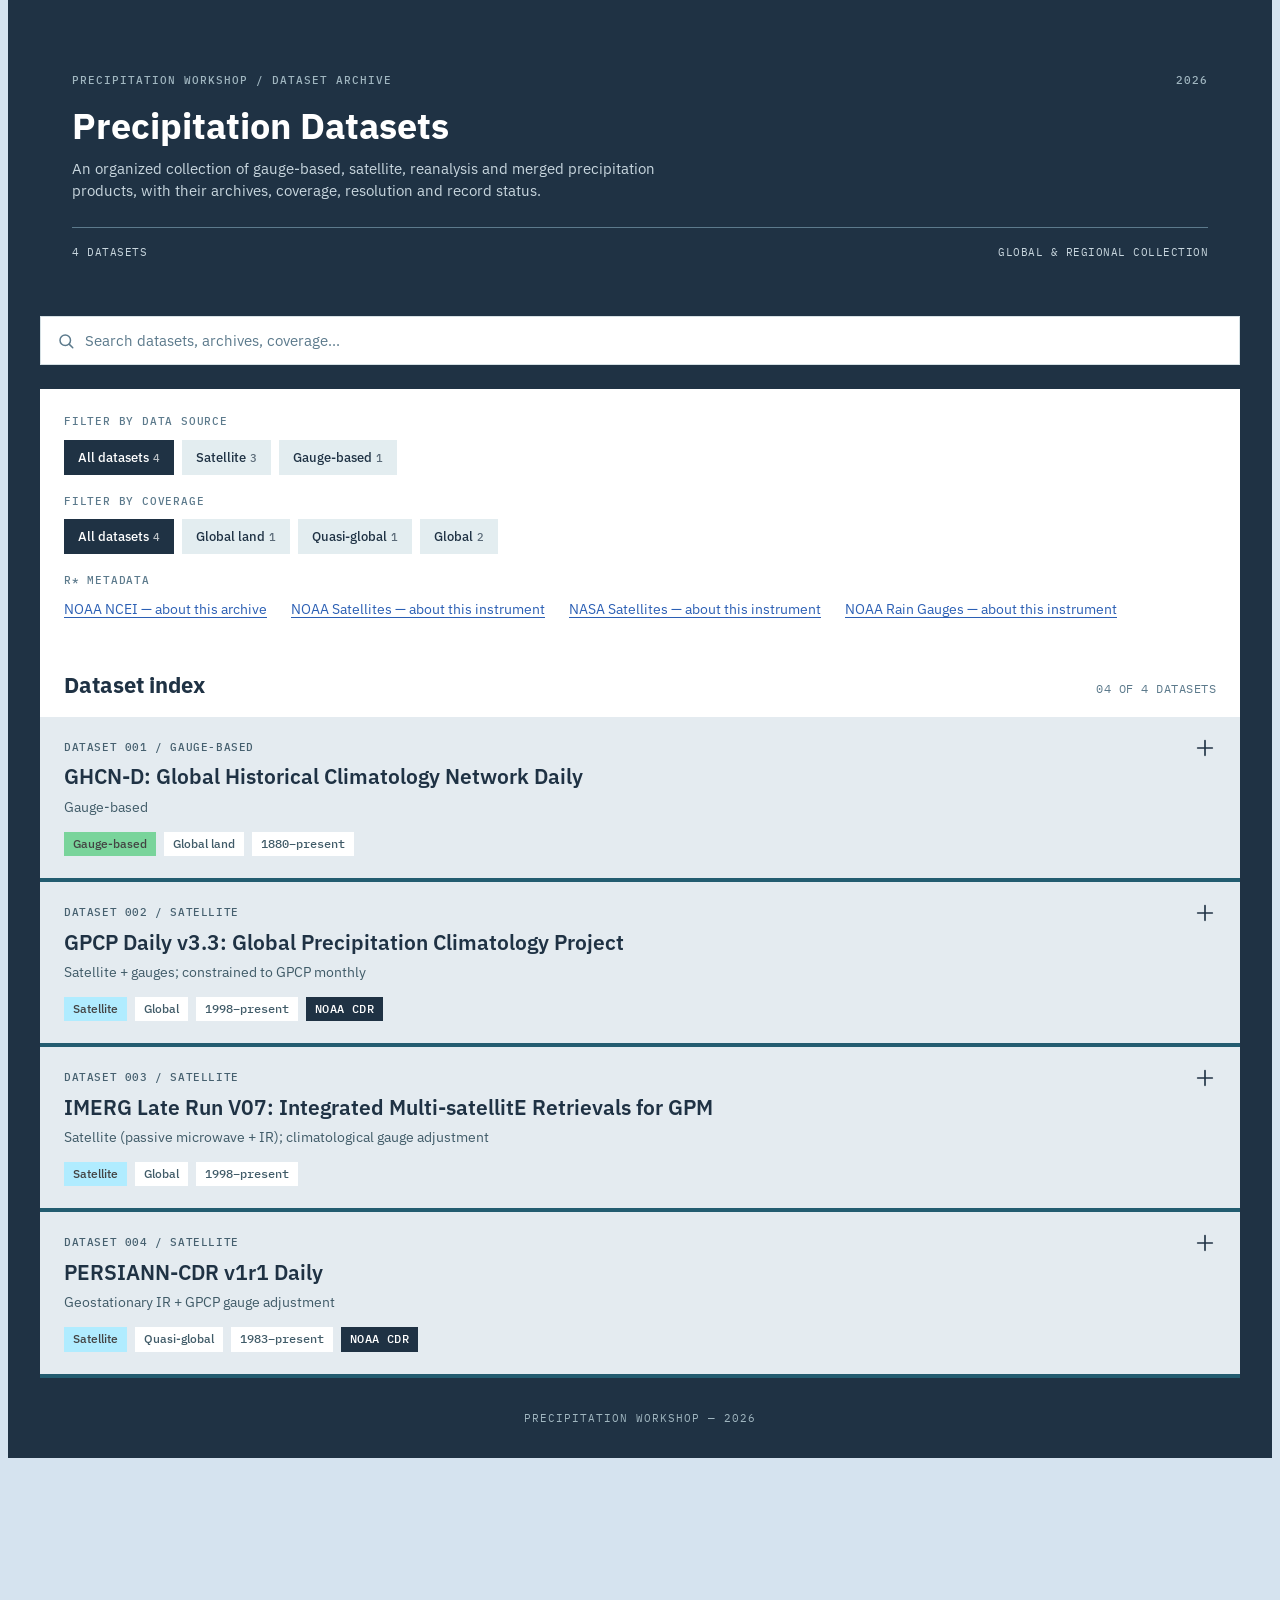
<file: app/index.html>
<!DOCTYPE html>
<html lang="en">
<head>
  <meta charset="UTF-8">
  <meta name="viewport" content="width=device-width, initial-scale=1.0">
  <title>Precipitation Workshop Datasets</title>
  <link rel="stylesheet" href="styles.css">
</head>

<body>

<main class="dashboard">

  <!-- HEADER -->
  <header class="dashboard-header">
    <div class="header-top">
      <span class="header-label">Precipitation workshop / Dataset archive</span>
      <span class="header-label">2026</span>
    </div>

    <h1 class="dashboard-title">Precipitation Datasets</h1>

    <p class="dashboard-description">
      An organized collection of gauge-based, satellite, reanalysis and merged
      precipitation products, with their archives, coverage, resolution and
      record status.
    </p>

    <div class="header-divider"></div>

    <div class="header-meta">
      <span id="totalCount">— DATASETS</span>
      <span>GLOBAL &amp; REGIONAL COLLECTION</span>
    </div>
  </header>

  <!-- SEARCH -->
  <div class="search-container">
    <svg class="search-icon" viewBox="0 0 24 24" aria-hidden="true">
      <circle cx="11" cy="11" r="7" />
      <line x1="16.5" y1="16.5" x2="21" y2="21" />
    </svg>
    <label for="searchInput" class="visually-hidden">Search datasets</label>
    <input
      type="search"
      id="searchInput"
      class="search-input"
      placeholder="Search datasets, archives, coverage..."
      autocomplete="off"
    >
  </div>

  <!-- WHITE PANEL: filters + dataset index -->
  <div class="content-panel">

  <!-- FILTERS (buttons are built from the data in app.js) -->
  <section class="filter-section" aria-label="Filters">
    <div class="filter-group">
      <h2 class="filter-heading" id="categoryHeading">Filter by data source</h2>
      <div class="filter-buttons" id="categoryFilters"
           role="group" aria-labelledby="categoryHeading"></div>
    </div>

    <div class="filter-group">
      <h2 class="filter-heading" id="coverageHeading">Filter by coverage</h2>
      <div class="filter-buttons" id="coverageFilters"
           role="group" aria-labelledby="coverageHeading"></div>
    </div>

    <!-- Links to the archive pages (built from data/archives.json in app.js) -->
    <div class="filter-group" id="rstarGroup" hidden>
      <h2 class="filter-heading" id="rstarHeading">R* metadata</h2>
      <ul class="rstar-links" id="rstarLinks" aria-labelledby="rstarHeading"></ul>
    </div>
  </section>

  <!-- DATASET INDEX -->
  <section aria-labelledby="indexHeading">
    <div class="dataset-index-heading">
      <h2 id="indexHeading">Dataset index</h2>
      <span class="dataset-count" id="datasetCount" aria-live="polite"></span>
    </div>

    <div class="dataset-list" id="datasetList">
      <p class="status-message">Loading datasets…</p>
    </div>
  </section>

  </div>

  <footer class="dashboard-footer">
    PRECIPITATION WORKSHOP — 2026
  </footer>

</main>

<script src="shared.js"></script>
<script src="app.js"></script>

</body>
</html>
</file>
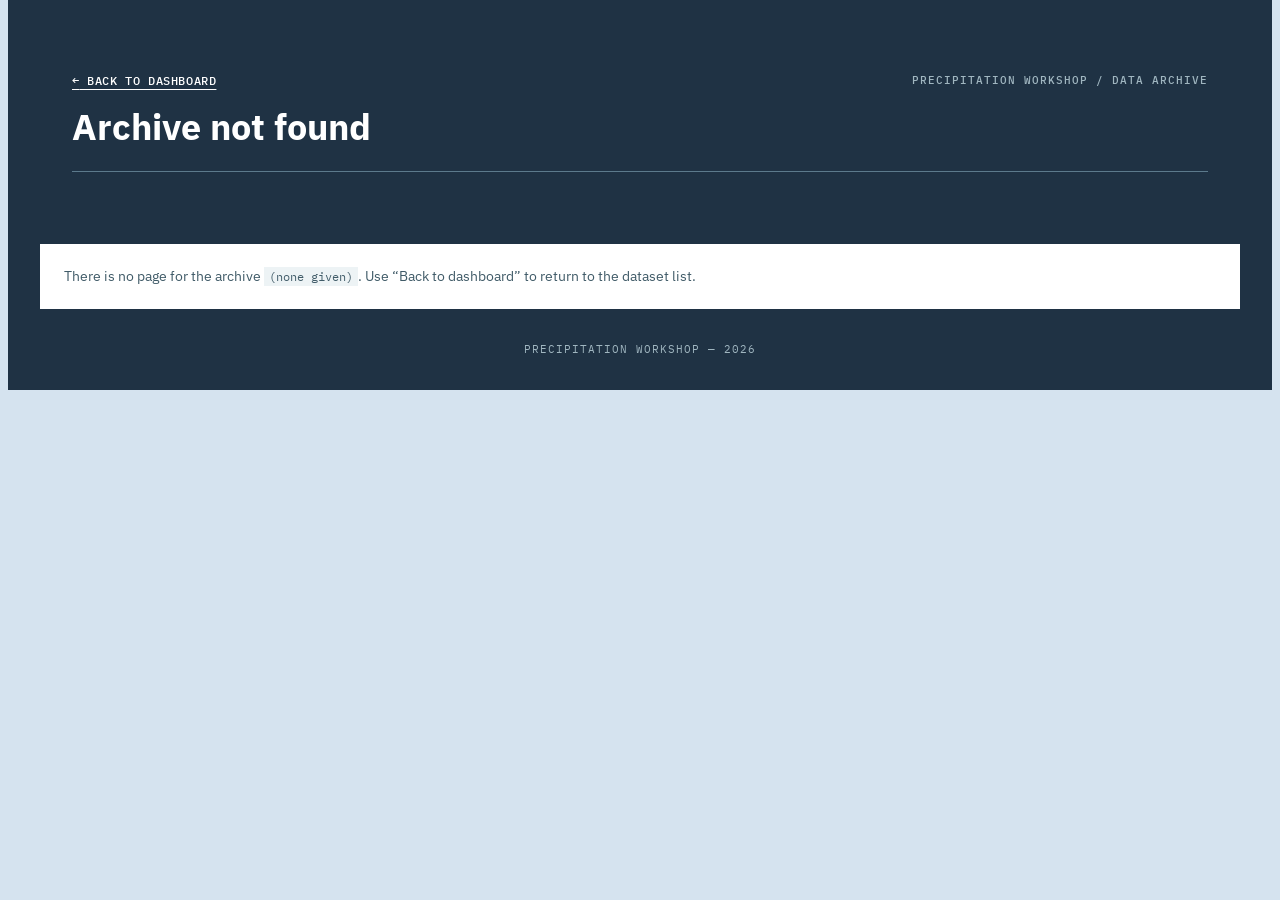
<file: app/archive.html>
<!DOCTYPE html>
<html lang="en">
<head>
  <meta charset="UTF-8">
  <meta name="viewport" content="width=device-width, initial-scale=1.0">
  <title>Data archive — Precipitation Workshop Datasets</title>
  <link rel="stylesheet" href="styles.css">
</head>

<body>

<main class="dashboard">

  <!-- HEADER (filled in by archive.js) -->
  <header class="dashboard-header archive-header">
    <div class="header-top">
      <a class="back-link" id="backLink" href="index.html">
        <span aria-hidden="true">←</span> Back to dashboard
      </a>
      <span class="header-label" id="kindLabel">Precipitation workshop / Data archive</span>
    </div>

    <h1 class="dashboard-title" id="archiveTitle">Data archive</h1>

    <p class="dashboard-description" id="archiveFullName"></p>

    <div class="header-divider"></div>

    <div class="header-meta">
      <span id="archiveDatasetCount"></span>
      <span id="archivePageCount"></span>
    </div>
  </header>

  <div class="content-panel archive-panel">

    <!-- Tabs, one per page about this archive (shown when there are two or more) -->
    <div class="archive-tabs" id="archiveTabs" role="tablist" aria-label="Pages about this archive" hidden></div>

    <div id="archiveContent">
      <p class="status-message">Loading…</p>
    </div>

    <section class="archive-datasets" id="archiveDatasets" aria-labelledby="archiveDatasetsHeading" hidden>
      <h2 id="archiveDatasetsHeading">Datasets in this archive</h2>
      <ul class="archive-dataset-list" id="archiveDatasetList"></ul>
    </section>

  </div>

  <footer class="dashboard-footer">
    PRECIPITATION WORKSHOP — 2026
  </footer>

</main>

<script src="shared.js"></script>
<script src="markdown.js"></script>
<script src="archive.js"></script>

</body>
</html>
</file>
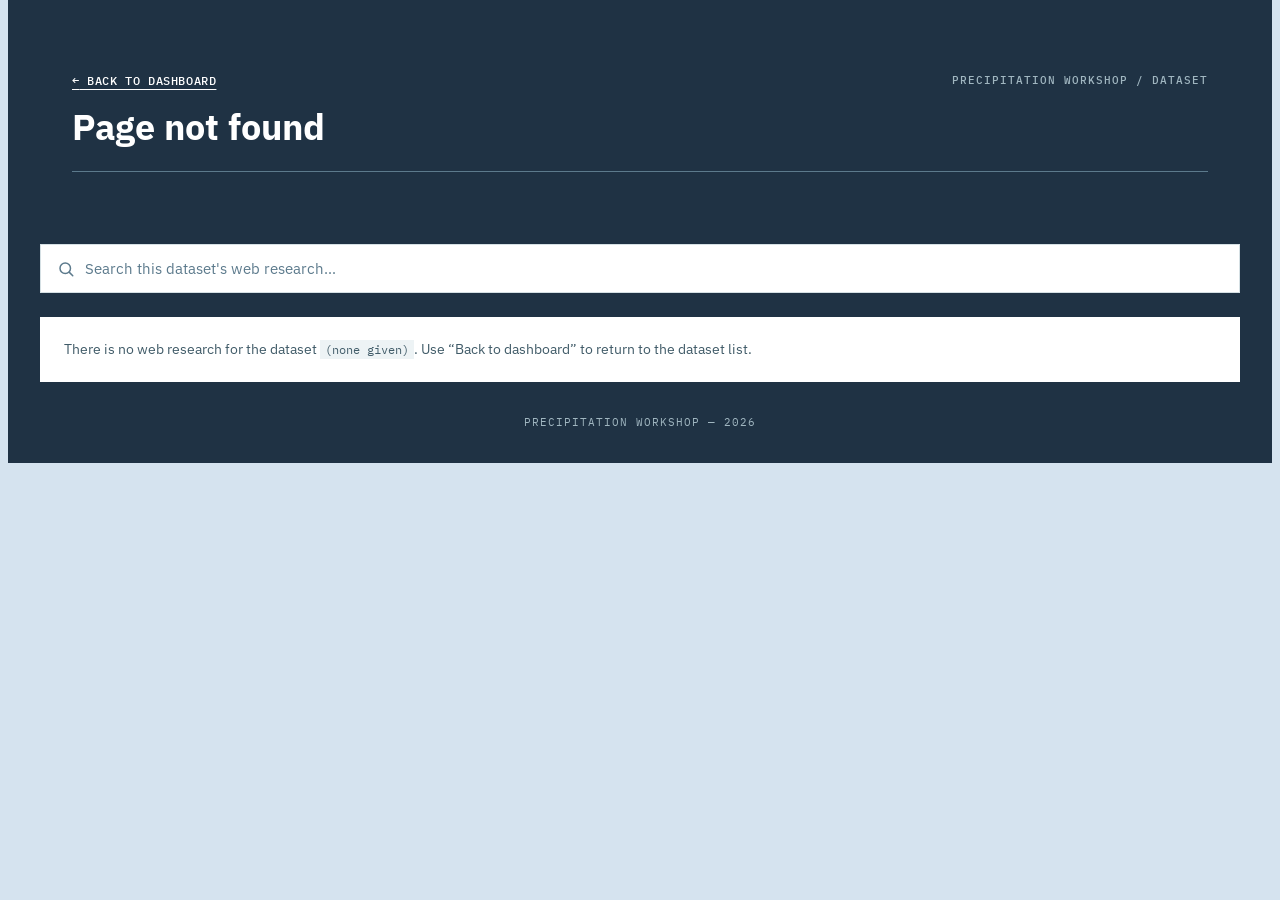
<file: app/dataset.html>
<!DOCTYPE html>
<html lang="en">
<head>
  <meta charset="UTF-8">
  <meta name="viewport" content="width=device-width, initial-scale=1.0">
  <title>Dataset web research — Precipitation Workshop Datasets</title>
  <link rel="stylesheet" href="styles.css">
</head>

<body>

<main class="dashboard">

  <!-- HEADER (filled in by dataset.js) -->
  <header class="dashboard-header archive-header">
    <div class="header-top">
      <a class="back-link" id="backLink" href="index.html">
        <span aria-hidden="true">←</span> Back to dashboard
      </a>
      <span class="header-label" id="kindLabel">Precipitation workshop / Dataset</span>
    </div>

    <h1 class="dashboard-title" id="pageTitle">Dataset web research</h1>

    <p class="dashboard-description" id="pageSubtitle"></p>

    <div class="header-divider"></div>

    <div class="header-meta">
      <span id="pageMeta"></span>
    </div>
  </header>

  <!-- SEARCH: this dataset's research only (dataset-search.js) -->
  <div class="search-container" role="search">
    <svg class="search-icon" viewBox="0 0 24 24" aria-hidden="true">
      <circle cx="11" cy="11" r="7" />
      <line x1="16.5" y1="16.5" x2="21" y2="21" />
    </svg>
    <label for="researchSearch" class="visually-hidden">Search this dataset's web research</label>
    <input
      type="search"
      id="researchSearch"
      class="search-input"
      placeholder="Search this dataset's web research…"
      autocomplete="off"
    >
  </div>
  <p class="visually-hidden" id="searchStatus" role="status" aria-live="polite"></p>

  <div class="content-panel archive-panel">
    <div id="searchResults" hidden></div>
    <div id="pageContent">
      <p class="status-message">Loading…</p>
    </div>
  </div>

  <footer class="dashboard-footer">
    PRECIPITATION WORKSHOP — 2026
  </footer>

</main>

<script src="shared.js"></script>
<script src="markdown.js"></script>
<script src="dataset-search.js"></script>
<script src="dataset.js"></script>

</body>
</html>
</file>
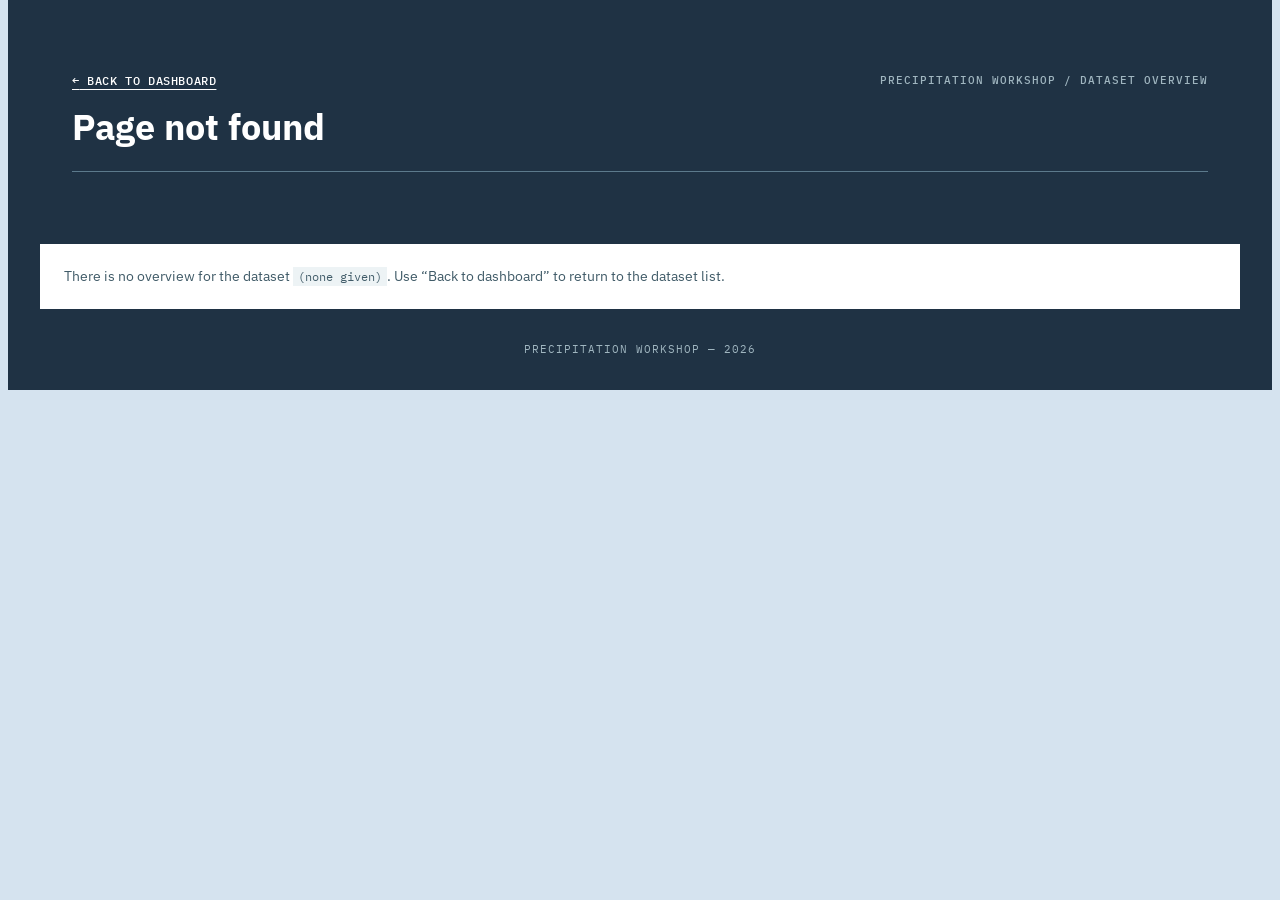
<file: app/overview.html>
<!DOCTYPE html>
<html lang="en">
<head>
  <meta charset="UTF-8">
  <meta name="viewport" content="width=device-width, initial-scale=1.0">
  <title>Dataset overview — Precipitation Workshop Datasets</title>
  <link rel="stylesheet" href="styles.css">
</head>

<body>

<main class="dashboard">

  <!-- HEADER (filled in by overview.js) -->
  <header class="dashboard-header archive-header">
    <div class="header-top">
      <a class="back-link" id="backLink" href="index.html">
        <span aria-hidden="true">←</span> Back to dashboard
      </a>
      <span class="header-label">Precipitation workshop / Dataset overview</span>
    </div>

    <h1 class="dashboard-title" id="pageTitle">Dataset overview</h1>

    <p class="dashboard-description" id="pageSubtitle"></p>

    <div class="header-divider"></div>

    <div class="header-meta">
      <span id="pageMeta"></span>
    </div>
  </header>

  <div class="content-panel archive-panel">
    <div id="pageContent">
      <p class="status-message">Loading…</p>
    </div>
  </div>

  <footer class="dashboard-footer">
    PRECIPITATION WORKSHOP — 2026
  </footer>

</main>

<script src="shared.js"></script>
<script src="overview.js"></script>

</body>
</html>
</file>
<file: app/styles.css>
@import url('https://fonts.googleapis.com/css2?family=IBM+Plex+Mono:wght@400;500;600&family=IBM+Plex+Sans:wght@400;500;600;700&display=swap');

/* Based on my_docs/html_css_design/styles.css */


/* 1. COLOR VARIABLES */

:root {
  --navy: #0B1620;
  --deep-ocean: #1F3244;     /* header, headings, active filters */
  --ocean-slate: #2A5367;
  --steel-blue: #5C7A8C;
  --mist-blue: #9AB7C1;
  --ice-blue: #E3EDF0;

  --page-bg: #D5E3EF;       /* light blue page around the navy dashboard */

  /* Dataset cards */
  --dataset-card-bg: #E4EBF0;
  --dataset-card-hover: #CAD8E3;   /* hover and open (selected) card header */
  --dataset-card-rule: #235C70;    /* 4px line under each card */
  --dataset-details-bg: #FFFFFF;
  --dataset-label-text: #46606F;   /* steel-blue darkened to pass AA on the card colors (4.57:1 on hover) */
  --card-bg: #FFFFFF;
  --panel-bg: #EDF3F5;

  --heading-text: #183346;
  --body-text: #405B68;
  --muted-text: #5C7A8C;     /* 4.55:1 on white (was #637C88, 4.4:1) */

  --divider: #D5E0E4;

  /* Header text on the navy band */
  --header-label: #A0B6C0;
  --header-text: #C8D6DE;
  --header-rule: #5C7A8C;

  /* Footer text on the navy dashboard background */
  --on-navy-text: #A0B6C0;

  --tag-blue-bg: #D5E5EA;
  --tag-blue-text: #315D76;

  --tag-slate-bg: #FFFFFF;    /* white so tags stand out on the grey cards */
  --tag-slate-text: #405B68;

  --tag-neutral-bg: #FFFFFF;
  --tag-neutral-text: #405B68;

  /* Category tag colors (one per data-source type) */
  /* Bright backgrounds with one dark text color; #434343 is
     5.5:1 or better on each (WCAG AA) */
  --tag-category-text: #434343;
  --tag-gauge-bg: #79D49B;
  --tag-gauge-text: var(--tag-category-text);
  --tag-satellite-bg: #B0ECFF;
  --tag-satellite-text: var(--tag-category-text);
  --tag-reanalysis-bg: #C6B9FB;
  --tag-reanalysis-text: var(--tag-category-text);
  --tag-merged-bg: #FFD28A;
  --tag-merged-text: var(--tag-category-text);
  --tag-cdr-bg: #1F3244;
  --tag-cdr-text: #FFFFFF;

  --focus-ring: #2A5367;

  /* Links in the access-endpoints table */
  --link-text: #2B5FB4;        /* 6:1 on white */
  --link-hover: #1D4785;
}


/* 2. DASHBOARD */

body {
  margin: 0;
  background: var(--page-bg);
  color: var(--body-text);
  font-family: 'IBM Plex Sans', sans-serif;
  font-size: 14px;
  line-height: 1.5;
}

.dashboard {
  max-width: 1200px;
  margin: 0 auto;
  padding: 0 32px 32px;
  background: var(--deep-ocean);   /* the whole dashboard sits on navy */
}

.visually-hidden {
  position: absolute;
  width: 1px;
  height: 1px;
  overflow: hidden;
  clip: rect(0 0 0 0);
  white-space: nowrap;
}

:focus-visible {
  outline: 2px solid var(--focus-ring);
  outline-offset: 2px;
}


/* 3. HEADER */

.dashboard-header {
  background: var(--deep-ocean);
  color: #FFFFFF;
  padding: 72px 32px 56px;
}

.header-top {
  display: flex;
  justify-content: space-between;
  gap: 16px;
  margin-bottom: 16px;
}

.header-label {
  font-family: 'IBM Plex Mono', monospace;
  font-size: 11px;
  font-weight: 500;
  letter-spacing: 1px;
  text-transform: uppercase;
  color: var(--header-label);
}

.dashboard-title {
  font-size: 36px;
  font-weight: 700;
  line-height: 1.15;
  color: #FFFFFF;
  margin: 0 0 12px;
}

.dashboard-description {
  font-size: 15px;
  color: var(--header-text);
  max-width: 650px;
  margin: 0;
}

.header-divider {
  height: 1px;
  background: var(--header-rule);
  margin: 24px 0 16px;
}

.header-meta {
  display: flex;
  justify-content: space-between;
  gap: 16px;
  color: var(--header-text);
  font-family: 'IBM Plex Mono', monospace;
  font-size: 11px;
  letter-spacing: 0.5px;
}


/* 4. SEARCH BAR */

.search-container {
  display: flex;
  align-items: center;
  gap: 10px;
  padding-left: 16px;
  background: #FFFFFF;
  border: 1px solid var(--divider);
  margin-bottom: 24px;
}

.search-container:focus-within {
  border-color: var(--ocean-slate);
}

.search-icon {
  flex: none;
  width: 18px;
  height: 18px;
  fill: none;
  stroke: var(--steel-blue);
  stroke-width: 2;
  stroke-linecap: round;
}

.search-input {
  flex: 1;
  min-width: 0;
  padding: 14px 16px 14px 0;
  border: none;
  outline: none;
  background: transparent;
  color: var(--heading-text);
  font-family: 'IBM Plex Sans', sans-serif;
  font-size: 15px;
}

.search-input::placeholder {
  color: var(--muted-text);
}


/* 5. FILTER SECTION */

/* One white panel holds the filters and the dataset index */
.content-panel {
  background: var(--card-bg);
}

.filter-section {
  padding: 24px 24px 8px;
  display: grid;
  gap: 18px;
}

.filter-heading {
  font-family: 'IBM Plex Mono', monospace;
  font-size: 11px;
  font-weight: 500;
  letter-spacing: 0.8px;
  text-transform: uppercase;
  color: var(--steel-blue);
  margin: 0 0 10px;
}

.filter-buttons {
  display: flex;
  flex-wrap: wrap;
  gap: 8px;
}

.filter-button {
  background: var(--ice-blue);
  border: 1px solid var(--ice-blue);
  border-radius: 0;
  padding: 8px 13px;
  color: var(--deep-ocean);
  font-family: 'IBM Plex Sans', sans-serif;
  font-size: 13px;
  font-weight: 500;
  cursor: pointer;
  transition: background 0.2s ease,
              color 0.2s ease,
              border-color 0.2s ease;
}

.filter-button:hover {
  border-color: var(--ocean-slate);
}

.filter-button[aria-pressed="true"] {
  background: var(--deep-ocean);
  border-color: var(--deep-ocean);
  color: #FFFFFF;
}

/* "R* metadata" row: links to the archive pages */
.rstar-links {
  list-style: none;
  margin: 0;
  padding: 0;
  display: flex;
  flex-wrap: wrap;
  gap: 8px 24px;
  font-size: 14px;
}

.filter-count {
  font-family: 'IBM Plex Mono', monospace;
  font-size: 11px;
  opacity: 0.7;
  margin-left: 4px;
}


/* 6. DATASET INDEX */

.dataset-index-heading {
  display: flex;
  justify-content: space-between;
  align-items: baseline;
  gap: 16px;
  padding: 40px 24px 16px;
}

.dataset-index-heading h2 {
  font-size: 22px;
  font-weight: 700;
  color: var(--deep-ocean);
  margin: 0;
}

.dataset-count {
  font-family: 'IBM Plex Mono', monospace;
  font-size: 12px;
  letter-spacing: 0.5px;
  text-transform: uppercase;
  color: var(--steel-blue);
}

.status-message {
  background: var(--card-bg);
  padding: 22px 24px;
  margin: 0;
}

.status-message code {
  font-family: 'IBM Plex Mono', monospace;
  font-size: 12px;
  background: var(--panel-bg);
  padding: 2px 5px;
}


/* 7. DATASET CARD */

.dataset-card {
  background: var(--dataset-card-bg);
  border-bottom: 4px solid var(--dataset-card-rule);
}

.dataset-card:last-child {
  border-bottom: none;
}

/* The header is not itself a button; the title button's ::after
   stretches over the whole header so any click on it toggles. */
.dataset-header {
  position: relative;
  padding: 22px 24px;
}

.dataset-header:hover,
.dataset-card.expanded .dataset-header {
  background: var(--dataset-card-hover);
}

.dataset-number {
  font-family: 'IBM Plex Mono', monospace;
  font-size: 11px;
  font-weight: 500;
  letter-spacing: 0.6px;
  text-transform: uppercase;
  color: var(--dataset-label-text);
  margin-bottom: 8px;
}

.dataset-title {
  font-size: 21px;
  font-weight: 600;
  line-height: 1.3;
  color: var(--deep-ocean);
  margin: 0 40px 6px 0;
}

.dataset-toggle {
  all: unset;
  cursor: pointer;
}

.dataset-toggle::after {
  content: "";
  position: absolute;
  inset: 0;
}

.dataset-toggle:focus-visible {
  outline: none;
}

.dataset-toggle:focus-visible::after {
  outline: 2px solid var(--focus-ring);
  outline-offset: -2px;
}

.dataset-description {
  max-width: 820px;
  font-size: 14px;
  line-height: 1.5;
  color: var(--body-text);
  margin: 0 40px 14px 0;
}


/* 8. DATASET TAGS */

.dataset-tags {
  display: flex;
  flex-wrap: wrap;
  gap: 8px;
}

.tag {
  display: inline-block;
  padding: 5px 9px;
  font-family: 'IBM Plex Sans', sans-serif;
  font-size: 12px;
  font-weight: 500;
  line-height: 1.2;
}

.tag-slate {
  background: var(--tag-slate-bg);
  color: var(--tag-slate-text);
}

.tag-neutral {
  background: var(--tag-neutral-bg);
  color: var(--tag-neutral-text);
  font-family: 'IBM Plex Mono', monospace;
}

.tag-gauge      { background: var(--tag-gauge-bg);      color: var(--tag-gauge-text); }
.tag-satellite  { background: var(--tag-satellite-bg);  color: var(--tag-satellite-text); }
.tag-reanalysis { background: var(--tag-reanalysis-bg); color: var(--tag-reanalysis-text); }
.tag-merged     { background: var(--tag-merged-bg);     color: var(--tag-merged-text); }

.tag-cdr {
  background: var(--tag-cdr-bg);
  color: var(--tag-cdr-text);
  font-family: 'IBM Plex Mono', monospace;
  letter-spacing: 0.4px;
}


/* 9. EXPAND / COLLAPSE ICON */

.expand-icon {
  position: absolute;
  right: 24px;
  top: 20px;
  width: 22px;
  height: 22px;
  fill: none;
  stroke: var(--deep-ocean);
  stroke-width: 1.8;
  stroke-linecap: round;
  pointer-events: none;
}

.expand-icon .icon-close { display: none; }

.dataset-card.expanded .expand-icon .icon-open  { display: none; }
.dataset-card.expanded .expand-icon .icon-close { display: inline; }


/* 10. EXPANDED PANEL
   Animates open by transitioning the grid row from 0fr to 1fr. */

.dataset-details {
  display: grid;
  grid-template-rows: 0fr;
  transition: grid-template-rows 0.25s ease;
  background: var(--dataset-details-bg);
}

.dataset-card.expanded .dataset-details {
  grid-template-rows: 1fr;
}

.details-inner {
  overflow: hidden;
  visibility: hidden;
  transition: visibility 0.25s;
}

.dataset-card.expanded .details-inner {
  visibility: visible;
}

.details-content {
  padding: 26px 24px;
  border-top: 1px solid var(--divider);
}

.details-heading {
  font-size: 15px;
  font-weight: 600;
  color: var(--deep-ocean);
  margin: 0 0 8px;
}

.details-heading.details-subheading {
  margin-top: 18px;
}

.details-heading.caps {
  font-size: 13px;
  letter-spacing: 0.6px;
  text-transform: uppercase;
  margin-bottom: 14px;
}

.details-description {
  max-width: 820px;
  font-size: 14px;
  line-height: 1.6;
  color: var(--body-text);
  margin: 0;
}


/* 11. METADATA GRID */

.metadata-grid {
  display: grid;
  grid-template-columns: repeat(3, minmax(0, 1fr));
  gap: 18px 28px;
  margin: 0;
}

.metadata-item dt {
  font-family: 'IBM Plex Mono', monospace;
  font-size: 10px;
  font-weight: 500;
  letter-spacing: 0.5px;
  text-transform: uppercase;
  color: var(--muted-text);
  margin-bottom: 5px;
}

.metadata-item dd {
  margin: 0;
  font-size: 13px;
  font-weight: 500;
  color: var(--deep-ocean);
}


/* 11b. DATA ACCESS ENDPOINTS TABLE */

.endpoints-table {
  width: 100%;
  max-width: 820px;
  border-collapse: collapse;
  font-size: 13px;
}

.endpoints-table th {
  font-family: 'IBM Plex Mono', monospace;
  font-size: 10px;
  font-weight: 500;
  letter-spacing: 0.5px;
  text-transform: uppercase;
  color: var(--muted-text);
  text-align: left;
  padding: 0 16px 8px 0;
  border-bottom: 1px solid var(--divider);
}

.endpoints-table td {
  padding: 10px 16px 10px 0;
  border-bottom: 1px solid var(--divider);
  vertical-align: top;
  color: var(--deep-ocean);
  font-weight: 500;
}

.endpoints-table th:first-child,
.endpoints-table td:first-child {
  width: 40%;
}

.endpoints-table a {
  font-family: 'IBM Plex Mono', monospace;
  font-weight: 400;
  color: var(--link-text);
  text-decoration: underline;
  text-underline-offset: 3px;
  overflow-wrap: anywhere;
}

.endpoints-table a:hover {
  color: var(--link-hover);
}

/* The "Data archive(s)" table uses the same look; its links are names,
   not addresses, so they keep the body font. */
.archives-table a {
  font-family: inherit;
  font-weight: 500;
}


/* 11c. ARCHIVE LINK (in the dataset panel) */

.archive-link {
  color: var(--link-text);
  text-decoration: underline;
  text-underline-offset: 3px;
}

.archive-link:hover {
  color: var(--link-hover);
}


/* 12. DIVIDERS */

.section-divider {
  height: 1px;
  background: var(--divider);
  border: none;
  margin: 20px 0;
}


/* 13. FOOTER */

.dashboard-footer {
  margin-top: 32px;
  text-align: center;
  font-family: 'IBM Plex Mono', monospace;
  font-size: 11px;
  letter-spacing: 1px;
  color: var(--on-navy-text);
}


/* 13b. ARCHIVE PAGE (archive.html) */

.back-link {
  font-family: 'IBM Plex Mono', monospace;
  font-size: 12px;
  font-weight: 500;
  letter-spacing: 0.6px;
  text-transform: uppercase;
  color: #FFFFFF;
  text-decoration: underline;
  text-underline-offset: 4px;
}

.back-link:hover {
  color: var(--header-text);
}

.archive-header :focus-visible {
  outline-color: #FFFFFF;
}

.archive-tabs {
  display: flex;
  flex-wrap: wrap;
  gap: 8px;
  padding: 24px 24px 0 40px;
  border-bottom: 1px solid var(--divider);
}

.archive-tabs[hidden] {
  display: none;
}

.archive-tab {
  background: var(--ice-blue);
  border: 1px solid var(--ice-blue);
  border-bottom: none;
  border-radius: 0;
  padding: 10px 16px;
  color: var(--deep-ocean);
  font-family: 'IBM Plex Sans', sans-serif;
  font-size: 13px;
  font-weight: 500;
  cursor: pointer;
}

.archive-tab:hover {
  border-color: var(--ocean-slate);
}

.archive-tab[aria-selected="true"] {
  background: var(--deep-ocean);
  border-color: var(--deep-ocean);
  color: #FFFFFF;
}

/* Text rendered from the Markdown pages */
.prose {
  max-width: 860px;
  padding: 32px 24px 40px 40px;
  color: var(--body-text);
  font-size: 15px;
  line-height: 1.65;
}

.page-date {
  font-family: 'IBM Plex Mono', monospace;
  font-size: 12px;
  letter-spacing: 0.5px;
  text-transform: uppercase;
  color: var(--muted-text);
  margin: 0 0 12px;
}

.prose h2 {
  font-size: 24px;
  font-weight: 700;
  line-height: 1.25;
  color: var(--deep-ocean);
  margin: 0 0 20px;
}

.prose h3 {
  font-size: 18px;
  font-weight: 600;
  color: var(--deep-ocean);
  margin: 36px 0 12px;
  padding-top: 20px;
  border-top: 1px solid var(--divider);
}

.prose h4 {
  font-size: 15px;
  font-weight: 600;
  color: var(--deep-ocean);
  margin: 24px 0 8px;
}

.prose p {
  margin: 0 0 14px;
}

/* R* query statement (from the page's query file) */
.rstar-query {
  background: var(--panel-bg);
  border-left: 4px solid var(--dataset-card-rule);
  padding: 14px 18px 2px;
  margin: 0 0 20px;
}

/* Same size as the other h3s (18px): between h2 (24px) and body text (15px) */
.prose .rstar-query h3 {
  margin: 0 0 8px;
  padding-top: 0;
  border-top: none;
}

.rstar-query p {
  margin-bottom: 12px;
}

/* Research question and "Searched on" list (from the page's record file) */
.research-scope {
  margin: 0 0 24px;
  padding-bottom: 20px;
  border-bottom: 1px solid var(--divider);
}

/* Same sizes on the archive, instrument and dataset pages; the element
   levels differ (h3/h4 under an archive report's h2 title, h2/h3 on a
   dataset part page) so each page's headings stay in order. */
.prose .question-heading {
  font-size: 1.5rem;
  font-weight: 600;
  margin: 0 0 12px;
  padding-top: 0;
  border-top: none;
}

.prose .searched-on-heading {
  font-size: 1.1rem;
  font-weight: 600;
  margin: 16px 0 8px;
  padding-top: 0;
  border-top: none;
}

.searched-on {
  margin-bottom: 0;
}

.searched-on li {
  margin-bottom: 4px;
}

.prose strong {
  color: var(--heading-text);
  font-weight: 600;
}

.prose ul,
.prose ol {
  margin: 0 0 14px;
  padding-left: 22px;
}

.prose li {
  margin-bottom: 8px;
}

.prose li > ul,
.prose li > ol {
  margin: 8px 0 0;
}

.prose a {
  color: var(--link-text);
  text-decoration: underline;
  text-underline-offset: 3px;
  overflow-wrap: anywhere;
}

.prose a:hover {
  color: var(--link-hover);
}

.prose code {
  font-family: 'IBM Plex Mono', monospace;
  font-size: 13px;
  background: var(--panel-bg);
  padding: 1px 5px;
}

.table-scroll {
  overflow-x: auto;
  margin: 0 0 20px;
}

.prose table {
  width: 100%;
  min-width: 640px;
  border-collapse: collapse;
  font-size: 13px;
  line-height: 1.5;
}

.prose th {
  font-family: 'IBM Plex Mono', monospace;
  font-size: 10px;
  font-weight: 500;
  letter-spacing: 0.5px;
  text-transform: uppercase;
  color: var(--muted-text);
  text-align: left;
  padding: 0 14px 8px 0;
  border-bottom: 1px solid var(--divider);
}

.prose td {
  padding: 10px 14px 10px 0;
  border-bottom: 1px solid var(--divider);
  vertical-align: top;
  color: var(--deep-ocean);
}

.archive-datasets {
  background: var(--dataset-card-bg);
  border-top: 4px solid var(--dataset-card-rule);
  padding: 28px 24px 32px 40px;
}

.archive-datasets h2 {
  font-size: 18px;
  font-weight: 700;
  color: var(--deep-ocean);
  margin: 0 0 14px;
}

.archive-dataset-list {
  list-style: none;
  margin: 0;
  padding: 0;
  display: grid;
  gap: 10px;
}

.archive-dataset-list a {
  color: var(--link-text);
  font-weight: 500;
  text-decoration: underline;
  text-underline-offset: 3px;
}

.archive-dataset-list a:hover {
  color: var(--link-hover);
}

.archive-dataset-archives {
  display: block;
  font-family: 'IBM Plex Mono', monospace;
  font-size: 11px;
  color: var(--dataset-label-text);
}

/* 13c. DATASET WEB RESEARCH PAGES (dataset.html) */

/* The answers' sections are <h2>s here (the page title is the <h1>),
   at 1.5rem. */
.dataset-prose h2 {
  font-size: 1.5rem;
  font-weight: 600;
  margin: 36px 0 12px;
  padding-top: 20px;
  border-top: 1px solid var(--divider);
}

.dataset-prose h3 {
  font-size: 15px;
  margin: 24px 0 8px;
  padding-top: 0;
  border-top: none;
}

.dataset-prose .research-part:first-child h2,
.search-results > h2:first-child,
.dataset-prose article > h2:first-child {
  margin-top: 0;
  padding-top: 0;
  border-top: none;
}

.research-part {
  margin-bottom: 8px;
}

.research-part-link,
.summary-link {
  font-weight: 500;
}

.summary-link {
  margin-bottom: 20px;
}

.part-nav {
  display: flex;
  justify-content: space-between;
  flex-wrap: wrap;
  gap: 12px 24px;
  margin-top: 36px;
  padding-top: 20px;
  border-top: 1px solid var(--divider);
  font-weight: 500;
}

.part-nav-next {
  margin-left: auto;
}

/* Search across one dataset's research (dataset-search.js) */
.search-results .search-summary {
  color: var(--muted-text);
  margin-bottom: 8px;
}

.dataset-prose .search-group h3 {
  font-size: 1.1rem;
  margin: 28px 0 10px;
}

.search-hits {
  list-style: none;
  padding-left: 0;
  margin: 0;
}

.prose .search-hits li {
  margin: 0 0 16px;
  padding-left: 14px;
  border-left: 3px solid var(--divider);
}

.search-hit-link {
  font-weight: 500;
}

.search-hit-count {
  margin-left: 8px;
  font-family: 'IBM Plex Mono', monospace;
  font-size: 11px;
  letter-spacing: 0.4px;
  text-transform: uppercase;
  color: var(--muted-text);
}

.prose .search-snippet {
  margin: 4px 0 0;
  font-size: 14px;
}

/* Matched words: dark text on yellow (over 9:1) */
.prose mark {
  background: #FFE08A;
  color: var(--heading-text);
  padding: 0 1px;
}

.search-note {
  background: var(--panel-bg);
  border-left: 4px solid var(--dataset-card-rule);
  padding: 10px 14px;
}

.search-note a {
  margin-left: 6px;
  font-weight: 500;
}

/* Section links from search results land below the top edge */
.dataset-prose [id] {
  scroll-margin-top: 16px;
}

/* 13d. DATASET OVERVIEW PAGES (overview.html) */

.overview-toc {
  background: var(--panel-bg);
  border-left: 4px solid var(--dataset-card-rule);
  padding: 14px 18px 6px;
  margin: 0 0 8px;
}

.dataset-prose .overview-toc-heading {
  font-family: 'IBM Plex Mono', monospace;
  font-size: 11px;
  font-weight: 500;
  letter-spacing: 0.6px;
  text-transform: uppercase;
  color: var(--muted-text);
  margin: 0 0 8px;
  padding-top: 0;
  border-top: none;
}

.overview-toc ul {
  list-style: none;
  padding-left: 0;
  display: flex;
  flex-wrap: wrap;
  gap: 4px 20px;
}

.overview-toc li {
  margin-bottom: 4px;
}

/* Label / value tables: no minimum width, so they fit narrow screens */
.prose .facts-table {
  min-width: 0;
  margin: 0 0 20px;
}

.prose .facts-table th {
  width: 30%;
  padding: 10px 14px 10px 0;
  vertical-align: top;
}

.fact-note {
  color: var(--muted-text);
  font-size: 12px;
}

.reference-list li {
  margin-bottom: 10px;
}


/* 14. RESPONSIVE DESIGN */

@media (max-width: 900px) {
  .metadata-grid {
    grid-template-columns: repeat(2, minmax(0, 1fr));
  }
}

@media (max-width: 700px) {
  .dashboard {
    padding: 0 16px 16px;
  }

  .dashboard-header {
    padding: 32px 4px 32px;
  }

  .dataset-index-heading {
    padding: 28px 16px 8px;
  }

  .dashboard-title {
    font-size: 28px;
  }

  .header-top,
  .header-meta {
    flex-direction: column;
    gap: 4px;
  }

  .dataset-header {
    padding: 18px 16px;
  }

  .expand-icon {
    right: 16px;
    top: 16px;
  }

  .dataset-title {
    font-size: 18px;
  }

  .details-content {
    padding: 20px 16px;
  }

  .metadata-grid {
    grid-template-columns: 1fr;
    gap: 14px;
  }

  .endpoints-table th:first-child,
  .endpoints-table td:first-child {
    width: 45%;
  }

  .filter-section {
    padding: 16px;
  }

  .archive-tabs {
    padding: 16px 16px 0;
  }

  .prose {
    padding: 24px 16px 32px;
  }

  .archive-datasets {
    padding: 24px 16px;
  }

  .prose .facts-table th {
    width: 38%;
  }
}

@media (prefers-reduced-motion: reduce) {
  .dataset-details,
  .details-inner {
    transition: none;
  }
}
</file>
